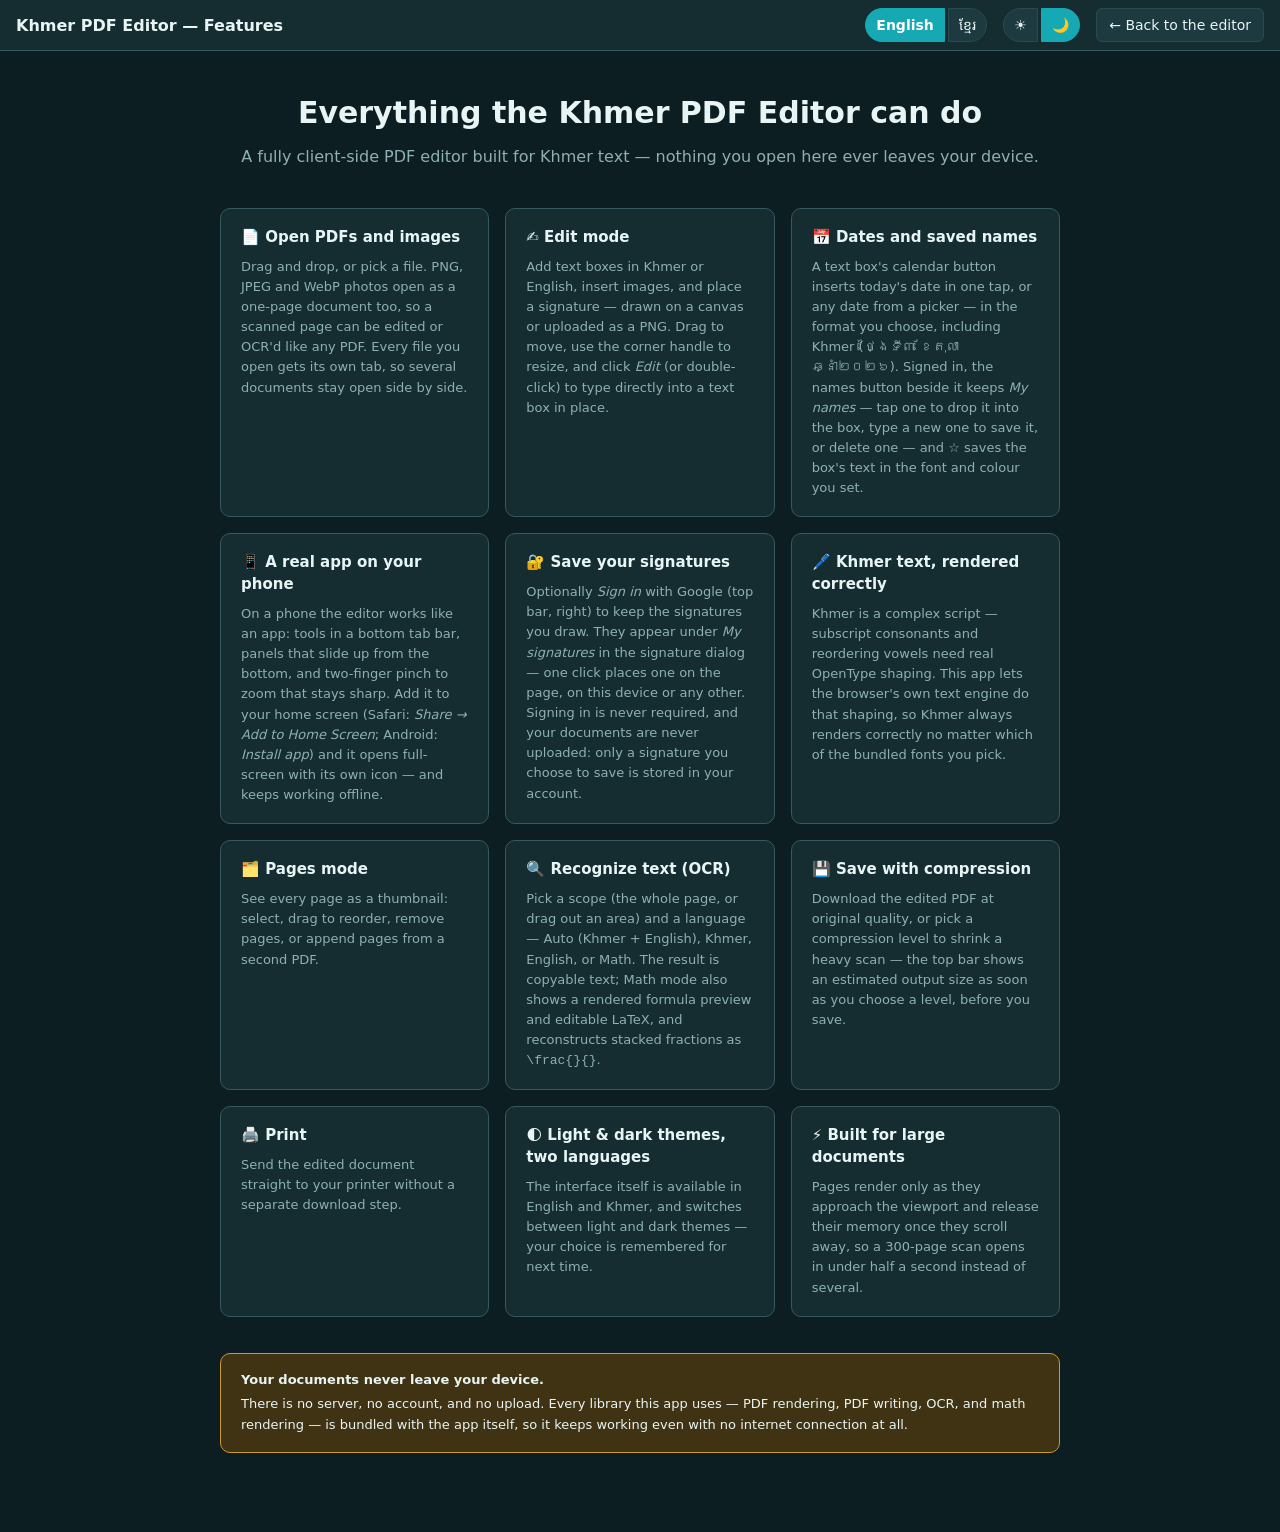
<file: features.html>
<!DOCTYPE html>
<html lang="en" data-theme="dark">
<head>
<meta charset="UTF-8">
<meta name="viewport" content="width=device-width, initial-scale=1.0">
<title>Features — Khmer PDF Editor</title>
<link rel="icon" href="data:,">
<link rel="stylesheet" href="css/style.css">
<style>
  body { display: block; }
  .feat-topbar {
    display: flex; align-items: center; gap: 16px; padding: 8px 16px;
    background: var(--surface); border-bottom: 1px solid var(--border-strong);
    position: sticky; top: 0; z-index: 50;
    /* Same fix as the main editor's #topbar: on a narrow viewport (or this
       modal's narrower iframe) brand + lang toggle + theme toggle + back
       button don't fit one row -- wrapping would look broken with the
       spacer, so this scrolls horizontally instead. */
    flex-wrap: nowrap; overflow-x: auto;
  }
  .feat-topbar .brand, .feat-topbar .feat-back { flex-shrink: 0; }
  .feat-topbar .topbar-spacer { flex: 1; }
  .feat-back {
    font: inherit; color: var(--text); text-decoration: none;
    border: 1px solid var(--border); border-radius: 6px; padding: 6px 12px;
    background: var(--surface-alt);
  }
  .feat-back:hover { background: var(--accent-soft); border-color: var(--accent); }
  .feat-main { max-width: 880px; margin: 0 auto; padding: 40px 20px 80px; }
  .feat-hero { text-align: center; margin-bottom: 40px; }
  .feat-hero h1 { font-size: 30px; margin: 0 0 10px; }
  .feat-hero p { color: var(--text-muted); font-size: 16px; margin: 0; }
  .feat-grid {
    display: grid; grid-template-columns: repeat(auto-fit, minmax(240px, 1fr));
    gap: 16px; margin-bottom: 36px;
  }
  .feat-card {
    background: var(--surface); border: 1px solid var(--border-strong);
    border-radius: 10px; padding: 18px 20px;
  }
  .feat-card h3 { margin: 0 0 8px; font-size: 15px; }
  .feat-card p { margin: 0; color: var(--text-muted); font-size: 13px; line-height: 1.55; }
  .feat-note {
    background: var(--hint-bg); border: 1px solid var(--hint-border);
    border-radius: 10px; padding: 16px 20px; font-size: 13px; line-height: 1.6;
  }
  .feat-note strong { display: block; margin-bottom: 4px; }
  [data-lang-block] { display: none; }
  [data-lang-block].active { display: block; }
</style>
</head>
<body>

<header class="feat-topbar">
  <div class="brand" id="feat-brand">Khmer PDF Editor — Features</div>
  <div class="topbar-spacer"></div>
  <span id="lang-toggle">
    <button id="lang-en" class="tab active">English</button>
    <button id="lang-km" class="tab">ខ្មែរ</button>
  </span>
  <span id="theme-toggle">
    <button id="theme-light" class="tab" title="Light theme">☀</button>
    <button id="theme-dark" class="tab active" title="Dark theme">🌙</button>
  </span>
  <a class="feat-back" id="feat-back" href="index.html">← Back to the editor</a>
</header>

<main class="feat-main">

<div data-lang-block="en" class="active">
  <div class="feat-hero">
    <h1>Everything the Khmer PDF Editor can do</h1>
    <p>A fully client-side PDF editor built for Khmer text — nothing you open here ever leaves your device.</p>
  </div>

  <div class="feat-grid">
    <div class="feat-card">
      <h3>📄 Open PDFs and images</h3>
      <p>Drag and drop, or pick a file. PNG, JPEG and WebP photos open as a one-page document too, so a scanned page can be edited or OCR'd like any PDF. Every file you open gets its own tab, so several documents stay open side by side.</p>
    </div>
    <div class="feat-card">
      <h3>✍️ Edit mode</h3>
      <p>Add text boxes in Khmer or English, insert images, and place a signature — drawn on a canvas or uploaded as a PNG. Drag to move, use the corner handle to resize, and click <em>Edit</em> (or double-click) to type directly into a text box in place.</p>
    </div>
    <div class="feat-card">
      <h3>📅 Dates and saved names</h3>
      <p>A text box's calendar button inserts today's date in one tap, or any date from a picker — in the format you choose, including Khmer (ថ្ងៃទី៣ ខែតុលា ឆ្នាំ២០២៦). Signed in, the names button beside it keeps <em>My names</em> — tap one to drop it into the box, type a new one to save it, or delete one — and ☆ saves the box's text in the font and colour you set.</p>
    </div>
    <div class="feat-card">
      <h3>📱 A real app on your phone</h3>
      <p>On a phone the editor works like an app: tools in a bottom tab bar, panels that slide up from the bottom, and two-finger pinch to zoom that stays sharp. Add it to your home screen (Safari: <em>Share → Add to Home Screen</em>; Android: <em>Install app</em>) and it opens full-screen with its own icon — and keeps working offline.</p>
    </div>
    <div class="feat-card">
      <h3>🔐 Save your signatures</h3>
      <p>Optionally <em>Sign in</em> with Google (top bar, right) to keep the signatures you draw. They appear under <em>My signatures</em> in the signature dialog — one click places one on the page, on this device or any other. Signing in is never required, and your documents are never uploaded: only a signature you choose to save is stored in your account.</p>
    </div>
    <div class="feat-card">
      <h3>🖊️ Khmer text, rendered correctly</h3>
      <p>Khmer is a complex script — subscript consonants and reordering vowels need real OpenType shaping. This app lets the browser's own text engine do that shaping, so Khmer always renders correctly no matter which of the bundled fonts you pick.</p>
    </div>
    <div class="feat-card">
      <h3>🗂️ Pages mode</h3>
      <p>See every page as a thumbnail: select, drag to reorder, remove pages, or append pages from a second PDF.</p>
    </div>
    <div class="feat-card">
      <h3>🔍 Recognize text (OCR)</h3>
      <p>Pick a scope (the whole page, or drag out an area) and a language — Auto (Khmer + English), Khmer, English, or Math. The result is copyable text; Math mode also shows a rendered formula preview and editable LaTeX, and reconstructs stacked fractions as <code>\frac{}{}</code>.</p>
    </div>
    <div class="feat-card">
      <h3>💾 Save with compression</h3>
      <p>Download the edited PDF at original quality, or pick a compression level to shrink a heavy scan — the top bar shows an estimated output size as soon as you choose a level, before you save.</p>
    </div>
    <div class="feat-card">
      <h3>🖨️ Print</h3>
      <p>Send the edited document straight to your printer without a separate download step.</p>
    </div>
    <div class="feat-card">
      <h3>🌓 Light &amp; dark themes, two languages</h3>
      <p>The interface itself is available in English and Khmer, and switches between light and dark themes — your choice is remembered for next time.</p>
    </div>
    <div class="feat-card">
      <h3>⚡ Built for large documents</h3>
      <p>Pages render only as they approach the viewport and release their memory once they scroll away, so a 300-page scan opens in under half a second instead of several.</p>
    </div>
  </div>

  <div class="feat-note">
    <strong>Your documents never leave your device.</strong>
    There is no server, no account, and no upload. Every library this app
    uses — PDF rendering, PDF writing, OCR, and math rendering — is bundled
    with the app itself, so it keeps working even with no internet
    connection at all.
  </div>
</div>

<div data-lang-block="km">
  <div class="feat-hero">
    <h1>អ្វីៗទាំងអស់ដែលកម្មវិធីកែសម្រួល PDF ខ្មែរអាចធ្វើបាន</h1>
    <p>កម្មវិធីកែសម្រួល PDF ដែលដំណើរការទាំងស្រុងនៅលើកុំព្យូទ័ររបស់អ្នក សម្រាប់អត្ថបទខ្មែរ — ឯកសារដែលអ្នកបើកនៅទីនេះមិនចេញពីឧបករណ៍របស់អ្នកឡើយ។</p>
  </div>

  <div class="feat-grid">
    <div class="feat-card">
      <h3>📄 បើកឯកសារ PDF និងរូបភាព</h3>
      <p>អូសទម្លាក់ ឬជ្រើសរើសឯកសារ។ រូបភាព PNG, JPEG និង WebP ក៏អាចបើកជាឯកសារមួយទំព័រផងដែរ ដូច្នេះទំព័រដែលបានស្កេនអាចកែសម្រួល ឬស្គាល់អក្សរបានដូចឯកសារ PDF ធម្មតា។ ឯកសារនីមួយៗដែលអ្នកបើកនឹងទទួលបានផ្ទាំងផ្ទាល់ខ្លួន ដូច្នេះឯកសារជាច្រើនអាចបើករួមគ្នាបាន។</p>
    </div>
    <div class="feat-card">
      <h3>✍️ របៀបកែសម្រួល</h3>
      <p>បន្ថែមប្រអប់អត្ថបទជាភាសាខ្មែរ ឬអង់គ្លេស បញ្ចូលរូបភាព និងដាក់ហត្ថលេខា — គូរនៅលើផ្ទាំង ឬផ្ទុកឡើងជា PNG។ អូសដើម្បីផ្លាស់ទី ប្រើចំណុចជ្រុងដើម្បីប្តូរទំហំ ហើយចុច <em>កែ</em> (ឬចុចពីរដង) ដើម្បីវាយអក្សរផ្ទាល់ក្នុងប្រអប់អត្ថបទ។</p>
    </div>
    <div class="feat-card">
      <h3>📅 កាលបរិច្ឆេទ និងឈ្មោះដែលបានរក្សាទុក</h3>
      <p>ប៊ូតុងប្រតិទិននៃប្រអប់អត្ថបទ បញ្ចូលកាលបរិច្ឆេទថ្ងៃនេះដោយចុចតែម្តង ឬកាលបរិច្ឆេទណាមួយពីផ្ទាំងជ្រើសរើស — តាមទម្រង់ដែលអ្នកជ្រើសរើស រួមទាំងទម្រង់ខ្មែរ (ថ្ងៃទី៣ ខែតុលា ឆ្នាំ២០២៦)។ ពេលចូលគណនី ប៊ូតុងឈ្មោះនៅក្បែរប្រតិទិន រក្សា <em>ឈ្មោះរបស់ខ្ញុំ</em> — ចុចឈ្មោះមួយដើម្បីបញ្ចូលក្នុងប្រអប់ វាយឈ្មោះថ្មីដើម្បីរក្សាទុក ឬលុបចោល — ហើយ ☆ រក្សាទុកអត្ថបទក្នុងប្រអប់ តាមពុម្ពអក្សរ និងពណ៌ដែលអ្នកកំណត់។</p>
    </div>
    <div class="feat-card">
      <h3>📱 កម្មវិធីពិតប្រាកដលើទូរស័ព្ទ</h3>
      <p>នៅលើទូរស័ព្ទ កម្មវិធីនេះដំណើរការដូចកម្មវិធីទូរស័ព្ទ៖ ឧបករណ៍នៅរបារខាងក្រោម ផ្ទាំងរុញឡើងពីខាងក្រោម និងការពង្រីកដោយម្រាមដៃពីរដែលនៅតែច្បាស់។ បន្ថែមវាទៅអេក្រង់ដើម (Safari៖ <em>Share → Add to Home Screen</em>; Android៖ <em>Install app</em>) នោះវានឹងបើកពេញអេក្រង់ជាមួយរូបតំណាងផ្ទាល់ខ្លួន — ហើយនៅតែប្រើបានដោយគ្មានអ៊ីនធឺណិត។</p>
    </div>
    <div class="feat-card">
      <h3>🔐 រក្សាទុកហត្ថលេខារបស់អ្នក</h3>
      <p>អ្នកអាច <em>ចូលគណនី</em> តាម Google (របារខាងលើ ខាងស្តាំ) ដើម្បីរក្សាទុកហត្ថលេខាដែលអ្នកគូរ។ ហត្ថលេខាទាំងនោះនឹងបង្ហាញនៅក្រោម <em>ហត្ថលេខារបស់ខ្ញុំ</em> ក្នុងផ្ទាំងហត្ថលេខា — ចុចម្តងដើម្បីដាក់វាលើទំព័រ ទាំងលើឧបករណ៍នេះ ឬឧបករណ៍ផ្សេងទៀត។ ការចូលគណនីមិនមែនជាការចាំបាច់ទេ ហើយឯកសាររបស់អ្នកមិនត្រូវបានផ្ទុកឡើងឡើយ៖ មានតែហត្ថលេខាដែលអ្នកជ្រើសរើសរក្សាទុកប៉ុណ្ណោះ ដែលត្រូវបានរក្សាទុកក្នុងគណនីរបស់អ្នក។</p>
    </div>
    <div class="feat-card">
      <h3>🖊️ អក្សរខ្មែរបង្ហាញត្រឹមត្រូវ</h3>
      <p>អក្សរខ្មែរជាអក្សរស្មុគស្មាញ — តម្រូវឱ្យមានការតម្រៀបអក្សរជាន់ និងស្រៈផ្លាស់ទីត្រឹមត្រូវ។ កម្មវិធីនេះប្រើប្រាស់ម៉ាស៊ីនបង្ហាញអក្សររបស់កម្មវិធីរុករកបណ្ដាញផ្ទាល់ ដូច្នេះអក្សរខ្មែរតែងតែបង្ហាញត្រឹមត្រូវ មិនថាអ្នកជ្រើសរើសពុម្ពអក្សរណាមួយក្នុងចំណោមពុម្ពអក្សរដែលភ្ជាប់មកជាមួយ។</p>
    </div>
    <div class="feat-card">
      <h3>🗂️ របៀបទំព័រ</h3>
      <p>មើលរាល់ទំព័រជារូបភាពតូច៖ ជ្រើសរើស អូសដើម្បីរៀបលំដាប់ឡើងវិញ លុបទំព័រ ឬបន្ថែមទំព័រពីឯកសារ PDF មួយទៀត។</p>
    </div>
    <div class="feat-card">
      <h3>🔍 ស្គាល់អក្សរ (OCR)</h3>
      <p>ជ្រើសរើសវិសាលភាព (ទាំងមូលទំព័រ ឬអូសជ្រើសរើសតំបន់មួយ) និងភាសា — ស្វ័យប្រវត្តិ (ខ្មែរ + អង់គ្លេស) ខ្មែរ អង់គ្លេស ឬគណិតវិទ្យា។ លទ្ធផលជាអត្ថបទដែលអាចចម្លងបាន៖ របៀបគណិតវិទ្យាក៏បង្ហាញរូបមន្តជារូបភាព និង LaTeX ដែលអាចកែបាន ព្រមទាំងស្ថាបនាប្រភាគជាន់គ្នាឡើងវិញជា <code>\frac{}{}</code>។</p>
    </div>
    <div class="feat-card">
      <h3>💾 រក្សាទុកជាមួយការបង្រួម</h3>
      <p>ទាញយកឯកសារ PDF ដែលបានកែជាគុណភាពដើម ឬជ្រើសរើសកម្រិតបង្រួមដើម្បីបន្ថយទំហំឯកសារស្កេនធំ — របារខាងលើបង្ហាញទំហំលទ្ធផលប៉ាន់ស្មានភ្លាមៗពេលអ្នកជ្រើសរើសកម្រិត មុននឹងរក្សាទុក។</p>
    </div>
    <div class="feat-card">
      <h3>🖨️ បោះពុម្ព</h3>
      <p>ផ្ញើឯកសារដែលបានកែសម្រួលទៅម៉ាស៊ីនបោះពុម្ពរបស់អ្នកដោយផ្ទាល់ ដោយមិនចាំបាច់ទាញយកដាច់ដោយឡែក។</p>
    </div>
    <div class="feat-card">
      <h3>🌓 រចនាបថភ្លឺ/ងងឹត ២ភាសា</h3>
      <p>ចំណុចប្រទាក់ខ្លួនឯងមានទាំងភាសាអង់គ្លេស និងខ្មែរ ហើយប្តូររវាងរចនាបថភ្លឺ និងងងឹតបាន — ជម្រើសរបស់អ្នកនឹងចងចាំសម្រាប់លើកក្រោយ។</p>
    </div>
    <div class="feat-card">
      <h3>⚡ សាងសង់សម្រាប់ឯកសារធំ</h3>
      <p>ទំព័របង្ហាញតែនៅពេលដែលជិតមកដល់ផ្ទាំងអេក្រង់ ហើយបញ្ចេញសតិនៅពេលរំកិលចេញ ដូច្នេះឯកសារស្កេន ៣០០ទំព័របើកក្នុងរយៈពេលតិចជាងកន្លះវិនាទី។</p>
    </div>
  </div>

  <div class="feat-note">
    <strong>ឯកសាររបស់អ្នកមិនចេញពីឧបករណ៍របស់អ្នកឡើយ។</strong>
    មិនមានម៉ាស៊ីនមេ គណនី ឬការផ្ទុកឡើងឡើយ។ បណ្ណាល័យទាំងអស់ដែលកម្មវិធីនេះប្រើប្រាស់ —
    ការបង្ហាញ PDF ការសរសេរ PDF OCR និងការបង្ហាញរូបមន្តគណិតវិទ្យា — ត្រូវបានភ្ជាប់មកជាមួយកម្មវិធីផ្ទាល់
    ដូច្នេះវានៅតែដំណើរការទោះបីគ្មានការតភ្ជាប់អ៊ីនធឺណិតទាំងស្រុងក៏ដោយ។
  </div>
</div>

</main>

<script>
(function () {
  var savedTheme = null;
  try { savedTheme = localStorage.getItem('pdfedit-theme'); } catch (e) {}
  var theme = savedTheme === 'light' ? 'light' : 'dark';
  document.documentElement.dataset.theme = theme;
  document.getElementById('theme-light').classList.toggle('active', theme === 'light');
  document.getElementById('theme-dark').classList.toggle('active', theme === 'dark');
  document.getElementById('theme-light').addEventListener('click', function () { setTheme('light'); });
  document.getElementById('theme-dark').addEventListener('click', function () { setTheme('dark'); });
  function setTheme(t) {
    document.documentElement.dataset.theme = t;
    document.getElementById('theme-light').classList.toggle('active', t === 'light');
    document.getElementById('theme-dark').classList.toggle('active', t === 'dark');
    try { localStorage.setItem('pdfedit-theme', t); } catch (e) {}
  }

  var STR = {
    en: { brand: 'Khmer PDF Editor — Features', back: '← Back to the editor', title: 'Features — Khmer PDF Editor' },
    km: { brand: 'កម្មវិធីកែសម្រួល PDF ខ្មែរ — លក្ខណៈពិសេស', back: '← ត្រឡប់ទៅកម្មវិធីកែសម្រួល', title: 'លក្ខណៈពិសេស — កម្មវិធីកែសម្រួល PDF ខ្មែរ' },
  };

  var savedLang = null;
  try { savedLang = localStorage.getItem('pdfedit-lang'); } catch (e) {}
  var lang = savedLang === 'km' ? 'km' : 'en';
  function setLang(l) {
    lang = l;
    document.documentElement.lang = l;
    document.body.classList.toggle('lang-km', l === 'km');
    document.getElementById('lang-en').classList.toggle('active', l === 'en');
    document.getElementById('lang-km').classList.toggle('active', l === 'km');
    document.querySelectorAll('[data-lang-block]').forEach(function (el) {
      el.classList.toggle('active', el.dataset.langBlock === l);
    });
    document.getElementById('feat-brand').textContent = STR[l].brand;
    document.getElementById('feat-back').textContent = STR[l].back;
    document.title = STR[l].title;
    try { localStorage.setItem('pdfedit-lang', l); } catch (e) {}
  }
  document.getElementById('lang-en').addEventListener('click', function () { setLang('en'); });
  document.getElementById('lang-km').addEventListener('click', function () { setLang('km'); });
  setLang(lang);

  // This page now normally lives inside the editor's Features modal
  // (an iframe), not a separate tab/window -- so "back" means close the
  // modal rather than navigate. The iframe is same-origin, so the parent's
  // DOM is reachable directly. Falls back to a real navigation to
  // index.html if this page is ever opened standalone (e.g. a direct URL).
  document.getElementById('feat-back').addEventListener('click', function (e) {
    if (window.parent === window) return;
    e.preventDefault();
    try {
      var modal = window.parent.document.getElementById('features-modal');
      if (modal) modal.hidden = true;
    } catch (err) {}
  });
})();
</script>

</body>
</html>
</file>
<file: css/style.css>
/* Hides the page while a saved Khmer preference is pending translation
   (see the inline script in index.html's <head>) -- otherwise the
   English defaults baked into the HTML would paint first. Removed by
   applyTranslations() in js/i18n.js once the real text is in place. */
html.lang-pending body { visibility: hidden; }

/* Bundled webfonts. Every Khmer face guarantees correct Khmer shaping;
   Latin faces are paired with a Khmer fallback in FONT_STACKS (state.js)
   so Khmer text still renders no matter which font is chosen. */
@font-face { font-family: 'Angkor'; src: url('../fonts/angkor-khmer-400-normal.woff2') format('woff2'); font-weight: 400; font-display: swap; }
@font-face { font-family: 'Battambang'; src: url('../fonts/battambang-khmer-400-normal.woff2') format('woff2'); font-weight: 400; font-display: swap; }
@font-face { font-family: 'Bayon'; src: url('../fonts/bayon-khmer-400-normal.woff2') format('woff2'); font-weight: 400; font-display: swap; }
@font-face { font-family: 'Bokor'; src: url('../fonts/bokor-khmer-400-normal.woff2') format('woff2'); font-weight: 400; font-display: swap; }
@font-face { font-family: 'Content'; src: url('../fonts/content-khmer-400-normal.woff2') format('woff2'); font-weight: 400; font-display: swap; }
@font-face { font-family: 'Hanuman'; src: url('../fonts/hanuman-khmer-400-normal.woff2') format('woff2'); font-weight: 400; font-display: swap; }
@font-face { font-family: 'Inter'; src: url('../fonts/inter-latin-400-normal.woff2') format('woff2'); font-weight: 400; font-display: swap; }
@font-face { font-family: 'Kantumruy Pro'; src: url('../fonts/kantumruy-pro-khmer-400-normal.woff2') format('woff2'); font-weight: 400; font-display: swap; }
@font-face { font-family: 'Koulen'; src: url('../fonts/koulen-khmer-400-normal.woff2') format('woff2'); font-weight: 400; font-display: swap; }
@font-face { font-family: 'Lato'; src: url('../fonts/lato-latin-400-normal.woff2') format('woff2'); font-weight: 400; font-display: swap; }
@font-face { font-family: 'Merriweather'; src: url('../fonts/merriweather-latin-400-normal.woff2') format('woff2'); font-weight: 400; font-display: swap; }
@font-face { font-family: 'Montserrat'; src: url('../fonts/montserrat-latin-400-normal.woff2') format('woff2'); font-weight: 400; font-display: swap; }
@font-face { font-family: 'Moul'; src: url('../fonts/moul-khmer-400-normal.woff2') format('woff2'); font-weight: 400; font-display: swap; }
@font-face { font-family: 'Nokora'; src: url('../fonts/nokora-khmer-400-normal.woff2') format('woff2'); font-weight: 400; font-display: swap; }
@font-face { font-family: 'Noto Sans Khmer'; src: url('../fonts/noto-sans-khmer-khmer-400-normal.woff2') format('woff2'); font-weight: 400; font-display: swap; }
@font-face { font-family: 'Noto Serif Khmer'; src: url('../fonts/noto-serif-khmer-khmer-400-normal.woff2') format('woff2'); font-weight: 400; font-display: swap; }
@font-face { font-family: 'Nunito'; src: url('../fonts/nunito-latin-400-normal.woff2') format('woff2'); font-weight: 400; font-display: swap; }
@font-face { font-family: 'Open Sans'; src: url('../fonts/open-sans-latin-400-normal.woff2') format('woff2'); font-weight: 400; font-display: swap; }
@font-face { font-family: 'Oswald'; src: url('../fonts/oswald-latin-400-normal.woff2') format('woff2'); font-weight: 400; font-display: swap; }
@font-face { font-family: 'Playfair Display'; src: url('../fonts/playfair-display-latin-400-normal.woff2') format('woff2'); font-weight: 400; font-display: swap; }
@font-face { font-family: 'Poppins'; src: url('../fonts/poppins-latin-400-normal.woff2') format('woff2'); font-weight: 400; font-display: swap; }
@font-face { font-family: 'Preahvihear'; src: url('../fonts/preahvihear-khmer-400-normal.woff2') format('woff2'); font-weight: 400; font-display: swap; }
@font-face { font-family: 'Raleway'; src: url('../fonts/raleway-latin-400-normal.woff2') format('woff2'); font-weight: 400; font-display: swap; }
@font-face { font-family: 'Roboto'; src: url('../fonts/roboto-latin-400-normal.woff2') format('woff2'); font-weight: 400; font-display: swap; }
@font-face { font-family: 'Roboto Mono'; src: url('../fonts/roboto-mono-latin-400-normal.woff2') format('woff2'); font-weight: 400; font-display: swap; }
@font-face { font-family: 'Siemreap'; src: url('../fonts/siemreap-khmer-400-normal.woff2') format('woff2'); font-weight: 400; font-display: swap; }
@font-face { font-family: 'Source Sans 3'; src: url('../fonts/source-sans-3-latin-400-normal.woff2') format('woff2'); font-weight: 400; font-display: swap; }
@font-face { font-family: 'Suwannaphum'; src: url('../fonts/suwannaphum-khmer-400-normal.woff2') format('woff2'); font-weight: 400; font-display: swap; }
@font-face { font-family: 'Taprom'; src: url('../fonts/taprom-khmer-400-normal.woff2') format('woff2'); font-weight: 400; font-display: swap; }
@font-face { font-family: 'Noto Sans Khmer'; src: url('../fonts/noto-sans-khmer-khmer-700-normal.woff2') format('woff2'); font-weight: 700; font-display: swap; }

/* Teal/coral theme -- a bright cyan-teal accent for primary actions, a warm
   coral for destructive ones, both themes sharing the same underlying hue
   (light is a tinted-white take on the dark theme's deep teal, rather than
   two unrelated palettes) so switching themes feels like the same product. */
:root {
  --bg: #eef5f5;
  --surface: #ffffff;
  --surface-alt: #e6f2f2;
  --border: #cfe3e3;
  --border-strong: #b9d8d8;
  --text: #10282b;
  --text-muted: #5b7d80;
  --accent: #0e93a1;
  --accent-hover: #0b7883;
  --accent-fg: #ffffff;
  --accent-soft: #e0f7f8;
  --danger: #e2653a;
  --hint-bg: #fff2d1;
  --hint-border: #d9a441;
  --armed-bg: #ffe7a8;
  --armed-border: #d9a441;
  --shadow: rgba(15, 40, 45, 0.18);
  --shadow-soft: rgba(15, 40, 45, 0.10);
  --overlay: rgba(10, 30, 33, 0.45);
  --busy-overlay: rgba(255, 255, 255, 0.75);
  --label-badge-bg: rgba(255, 255, 255, 0.85);
}
[data-theme='dark'] {
  --bg: #0c1e21;
  --surface: #152d31;
  --surface-alt: #1c3a3f;
  --border: #2a4a4f;
  --border-strong: #35595f;
  --text: #e8f5f4;
  --text-muted: #8fb0b3;
  --accent: #16a8b3;
  --accent-hover: #0e8791;
  --accent-fg: #ffffff;
  --accent-soft: #123d42;
  --danger: #f2794d;
  --hint-bg: #3f3313;
  --hint-border: #c99a2e;
  --armed-bg: #4a3b16;
  --armed-border: #c99a2e;
  --shadow: rgba(2, 14, 16, 0.6);
  --shadow-soft: rgba(2, 14, 16, 0.4);
  --overlay: rgba(2, 14, 16, 0.75);
  --busy-overlay: rgba(12, 30, 33, 0.85);
  --label-badge-bg: rgba(21, 45, 49, 0.85);
}

* { box-sizing: border-box; }
[hidden] { display: none !important; }
html, body { margin: 0; height: 100%; }
body {
  font: 14px/1.45 system-ui, -apple-system, 'Segoe UI', sans-serif;
  background: var(--bg);
  color: var(--text);
  display: flex;
  flex-direction: column;
}
body.lang-km { font-family: 'Noto Sans Khmer', system-ui, -apple-system, 'Segoe UI', sans-serif; }
/* Native checkboxes/radios (OCR language picker, shape-fill toggle, etc.)
   otherwise render in the browser's default blue regardless of theme. */
input[type=checkbox], input[type=radio] { accent-color: var(--accent); }
/* This button's own label is always "ខ្មែរ" regardless of the active UI
   language (a language switcher conventionally names each option in its
   own script), so it needs the Khmer font even when body.lang-km isn't
   applied -- otherwise it renders as tofu on systems with no Khmer font
   of their own. */
#lang-km { font-family: 'Noto Sans Khmer', system-ui, sans-serif; }

#topbar {
  display: flex;
  align-items: center;
  gap: 10px;
  padding: 8px 16px;
  background: var(--surface);
  border-bottom: 1px solid var(--border-strong);
  position: sticky;
  top: 0;
  z-index: 50;
  /* A single row, left to right, with Save/Print pinned to the right via
     .topbar-spacer -- wrapping would break that (the wrapped line starts
     over at the left, ignoring the spacer), so overflow scrolls instead. */
  flex-wrap: nowrap;
  overflow-x: auto;
}
.topbar-spacer { flex: 1; min-width: 16px; }
.topbar-tools { display: flex; align-items: center; gap: 8px; flex-shrink: 0; }
.topbar-view { display: flex; align-items: center; gap: 6px; flex-shrink: 0; }
.topbar-actions { display: flex; align-items: center; gap: 6px; flex-shrink: 0; }
#account { display: flex; align-items: center; flex-shrink: 0; }
#account[hidden], #account [hidden] { display: none; }
.account-btn { display: inline-flex; align-items: center; gap: 6px; padding: 3px 10px 3px 3px; border-radius: 999px; }
.account-avatar {
  width: 26px; height: 26px; border-radius: 50%;
  display: inline-flex; align-items: center; justify-content: center;
  overflow: hidden; flex-shrink: 0;
  background: var(--accent); color: var(--accent-fg);
  font-size: 13px; font-weight: 700;
}
.account-avatar img { width: 100%; height: 100%; object-fit: cover; display: block; }
#account-name { max-width: 9em; overflow: hidden; text-overflow: ellipsis; white-space: nowrap; }
#account-menu {
  position: fixed; z-index: 120;
  min-width: 200px; max-width: min(320px, 92vw);
  padding: 12px; border-radius: 12px;
  background: var(--surface); color: var(--text);
  border: 1px solid var(--border);
  box-shadow: 0 10px 30px var(--shadow);
}
#account-menu-name { font-weight: 600; overflow-wrap: anywhere; }
#account-menu-email { color: var(--text-muted); font-size: 13px; margin-bottom: 10px; overflow-wrap: anywhere; }
#btn-sign-out { width: 100%; }
.brand, #lang-toggle, #theme-toggle, #mode-tabs { flex-shrink: 0; }
.brand { font-weight: 700; font-size: 16px; }

#mode-tabs .tab, #lang-toggle .tab, #theme-toggle .tab, #sig-styles .tab, #draw-shape-kinds .tab {
  border: 1px solid var(--border);
  background: var(--surface-alt);
  color: var(--text);
  padding: 6px 10px;
  cursor: pointer;
}
/* Full pill ends, matching the theme's rounder buttons/badges -- the whole
   segmented group reads as one pill-shaped control rather than a row of
   square tabs with only faintly rounded outer corners. */
#mode-tabs .tab:first-child, #lang-toggle .tab:first-child, #theme-toggle .tab:first-child, #sig-styles .tab:first-child { border-radius: 999px 0 0 999px; }
#mode-tabs .tab:last-child, #lang-toggle .tab:last-child, #theme-toggle .tab:last-child, #sig-styles .tab:last-child { border-radius: 0 999px 999px 0; margin-left: -1px; }
#mode-tabs .tab.active, #lang-toggle .tab.active, #theme-toggle .tab.active, #sig-styles .tab.active, #draw-shape-kinds .tab.active { background: var(--accent); color: var(--accent-fg); border-color: var(--accent); font-weight: 600; }
#sig-styles { display: flex; flex-wrap: wrap; }
#sig-styles .tab { border-radius: 0; }
#sig-styles .tab:not(:first-child) { margin-left: -1px; }
#sig-styles .tab:first-child { border-radius: 999px 0 0 999px; }
#sig-styles .tab:last-child { border-radius: 0 999px 999px 0; }
/* Wraps to a 2x2 grid at the sidebar's width, so each button just gets a
   uniform radius rather than the single-row first/last-child scheme above
   (which would round only the outer two corners of the whole 2x2 block). */
#draw-shape-kinds { display: flex; flex-wrap: wrap; gap: 1px; margin: 4px 0; }
#draw-shape-kinds .tab { border-radius: 8px; flex: 1 0 calc(50% - 1px); text-align: center; margin-left: 0; }

/* The 6 tool buttons as a 2-column grid instead of stacked full-width --
   keeps the section compact and groups the 4 freehand tools visually
   apart from Shapes/Eraser (which end up alone on their own row). */
#draw-tool-grid { display: grid; grid-template-columns: 1fr 1fr; gap: 6px; }
#draw-tool-grid button { width: 100%; }

#draw-settings { display: flex; flex-direction: column; gap: 8px; margin-top: 4px; padding-top: 8px; border-top: 1px solid var(--border); }
#draw-settings label:not(#draw-fill-row) { display: flex; align-items: center; justify-content: space-between; gap: 8px; font-size: 13px; }
#draw-settings select { font: inherit; padding: 4px 6px; border: 1px solid var(--border); border-radius: 8px; background: var(--surface); color: var(--text); }
#draw-settings input[type=range] { flex: 1; }
#draw-fill-row { display: flex; align-items: center; gap: 6px; font-size: 13px; }
#draw-color-swatches { display: flex; gap: 6px; flex-wrap: wrap; }
.color-swatch {
  width: 24px;
  height: 24px;
  padding: 0;
  border-radius: 50%;
  border: 2px solid var(--border);
  cursor: pointer;
}
.color-swatch.active { border-color: var(--accent); box-shadow: 0 0 0 2px var(--accent-soft); }


#view-mode { font: inherit; padding: 6px 8px; border: 1px solid var(--border); border-radius: 8px; background: var(--surface); color: var(--text); }
.zoom-group { display: flex; align-items: center; }
.zoom-group button { padding: 6px 10px; }
.zoom-group button:first-child { border-radius: 6px 0 0 6px; }
.zoom-group button:last-child { border-radius: 0 6px 6px 0; }
.zoom-group button:not(:first-child) { border-left: none; margin-left: 0; }
#zoom-level { min-width: 52px; }
#page-nav { display: flex; align-items: center; gap: 6px; }
#page-indicator { font-variant-numeric: tabular-nums; color: var(--text-muted); min-width: 64px; text-align: center; }

.compress-field { font: inherit; padding: 6px 8px; border: 1px solid var(--border); border-radius: 8px; background: var(--surface); color: var(--text); }
.compress-estimate { font-size: 12px; color: var(--text-muted); font-variant-numeric: tabular-nums; }
.topbar-compress { display: flex; align-items: center; gap: 8px; }
button {
  font: inherit;
  padding: 6px 12px;
  border: 1px solid var(--border);
  border-radius: 10px;
  background: var(--surface);
  color: var(--text);
  cursor: pointer;
}
button:hover:not(:disabled) { background: var(--surface-alt); }
button:disabled { opacity: 0.5; cursor: default; }
button.primary { background: var(--accent); border-color: var(--accent); color: var(--accent-fg); }
button.primary:hover:not(:disabled) { background: var(--accent-hover); }
button.tool-armed { background: var(--armed-bg); border-color: var(--armed-border); }

/* Blocks native pinch/double-tap zoom over the document area specifically
   (normal one-finger scrolling in both directions still works) -- the app
   already has its own zoom (the +/- controls), which re-renders each page
   at the new zoom x devicePixelRatio for a crisp result, unlike native
   browser zoom, which just stretches whatever bitmap is already on screen
   and looks progressively blurrier the further in it goes. */
#main { flex: 1; overflow: auto; touch-action: pan-x pan-y; }

#dropzone {
  height: 100%;
  min-height: 400px;
  display: flex;
  align-items: center;
  justify-content: center;
}
#dropzone.dragover .dz-inner { border-color: var(--accent); background: var(--accent-soft); }
.dz-inner {
  border: 2px dashed var(--text-muted);
  border-radius: 18px;
  padding: 60px 80px;
  text-align: center;
  background: var(--surface);
}
.dz-title { font-size: 20px; font-weight: 600; margin: 0 0 8px; }
.dz-sub { color: var(--text-muted); margin: 0 0 12px; }

#hint-bar {
  position: sticky;
  top: 0;
  z-index: 40;
  background: var(--hint-bg);
  border-bottom: 1px solid var(--hint-border);
  padding: 6px 16px;
  text-align: center;
}

/* ---------- Edit view ---------- */
#edit-view { padding: 24px 0 80px; }
.page-wrap {
  position: relative;
  margin: 0 auto 24px;
  /* Always white, regardless of theme: this represents the actual page
     background of the document being edited, not app chrome. */
  background: #fff;
  box-shadow: 0 4px 18px var(--shadow);
}
/* Sized to the spread itself (max-content) rather than wrapping, so past
   roughly 100% zoom -- including the 200% default -- the two pages stay side
   by side and #main scrolls sideways across them, instead of the spread
   falling onto separate rows and turning into continuous view. min-width
   keeps it centred when it does fit; centring via the container's own width
   rather than justify-content alone is what keeps the left page reachable
   once the spread is wider than the window. */
#edit-view.view-double {
  display: flex;
  justify-content: center;
  align-items: flex-start;
  gap: 24px;
  width: max-content;
  min-width: 100%;
}
#edit-view.view-double .page-wrap { margin: 0; }
/* Grid: every page, two per row. Each page is half the pane wide (see
   baseWidth in editor.js), so at the default zoom the grid fits the screen;
   zoomed past that it's sized to its content and #main scrolls sideways,
   like the spread above. */
#edit-view.view-grid {
  display: grid;
  grid-template-columns: repeat(2, max-content);
  justify-content: center;
  align-items: start;
  gap: 24px;
  width: max-content;
  min-width: 100%;
}
#edit-view.view-grid .page-wrap { margin: 0; }
.page-wrap canvas.page-canvas { display: block; }
.page-wrap.placing { cursor: crosshair; touch-action: none; }
.page-num {
  position: absolute;
  top: 4px;
  left: -44px;
  color: var(--text-muted);
  font-size: 12px;
  /* Purely a label. In double-page mode and on narrow/mobile screens (below)
     it's repositioned inside the page, directly over the canvas -- without
     this it silently swallows the pointerdown that starts text/image/
     signature placement, highlight drawing, and OCR area-select, since
     onPagePointerDown only accepts the page-wrap or canvas as its target. */
  pointer-events: none;
}
/* The left-margin position above assumes a single centered column; in
   double-page mode the left page has little to no left margin to sit in,
   which clips the label off-screen. Anchor it inside the page instead. */
#edit-view.view-double .page-num,
#edit-view.view-grid .page-num {
  left: 6px;
  background: var(--label-badge-bg);
  padding: 1px 6px;
  border-radius: 4px;
}

/* Overlay items */
.item {
  position: absolute;
  cursor: move;
  border: 1px dashed transparent;
  touch-action: none;
}
.item:hover, .item.selected { border-color: var(--accent); }
.item .item-del {
  position: absolute;
  top: -12px;
  right: -12px;
  width: 22px;
  height: 22px;
  line-height: 19px;
  padding: 0;
  border-radius: 50%;
  background: var(--danger);
  color: #fff;
  border: none;
  font-size: 14px;
  display: none;
}
.item .item-resize {
  position: absolute;
  right: -7px;
  bottom: -7px;
  width: 14px;
  height: 14px;
  background: var(--accent);
  border-radius: 50%;
  cursor: nwse-resize;
  display: none;
}
.item.selected .item-del, .item.selected .item-resize { display: block; }
.item img, .item svg, .item canvas { width: 100%; height: 100%; display: block; pointer-events: none; }
.item.item-highlight .highlight-fill {
  position: absolute;
  inset: 0;
  /* mix-blend-mode alone made the highlight look fully opaque on some
     mobile browsers, where blending over the page canvas doesn't reliably
     apply. Explicit opacity (matching the exported PDF's 0.45) gives plain
     alpha-compositing translucency everywhere, with multiply layered on
     top for browsers that do support it. */
  opacity: 0.45;
  mix-blend-mode: multiply;
  border-radius: 2px;
  pointer-events: none;
}
.item .text-content {
  font-family: 'Noto Sans Khmer', 'Khmer OS', system-ui, sans-serif;
  white-space: pre;
  outline: none;
  min-width: 20px;
  min-height: 1em;
  line-height: 1.6;
  user-select: text;
}
.item-toolbar {
  position: absolute;
  top: -38px;
  left: 0;
  display: none;
  gap: 4px;
  background: var(--surface);
  border: 1px solid var(--border);
  border-radius: 10px;
  padding: 3px 6px;
  align-items: center;
  white-space: nowrap;
  box-shadow: 0 4px 14px var(--shadow-soft);
}
.item.selected .item-toolbar { display: flex; }
.item-toolbar input[type=number] { width: 54px; font: inherit; padding: 2px 4px; }
.item-toolbar select { font: inherit; font-size: 12px; padding: 2px 4px; border: 1px solid var(--border); border-radius: 4px; background: var(--surface); color: var(--text); }
.item-toolbar input[type=color] { width: 28px; height: 24px; padding: 0; border: 1px solid var(--border); }
.item-toolbar input[type=range] { width: 70px; }
.item-fill-label { display: inline-flex; align-items: center; gap: 3px; font-size: 12px; cursor: pointer; }

/* Transient rectangle shown while dragging out an OCR area selection --
   not a saved item, just visual feedback during the drag. */
.ocr-select-box {
  position: absolute;
  border: 2px dashed var(--accent);
  /* Translucent, not the opaque --accent-soft, since this sits directly
     over the page (always white -- see .page-wrap) and needs to still show
     the content underneath while the selection is being dragged out. */
  background: rgba(20, 168, 179, 0.15);
  pointer-events: none;
  z-index: 5;
}

/* ---------- Pages view ---------- */
#pages-view {
  display: flex;
  flex-wrap: wrap;
  gap: 16px;
  padding: 24px;
  align-content: flex-start;
}
.thumb {
  position: relative;
  /* Always white, same reasoning as .page-wrap above. */
  background: #fff;
  border: 2px solid var(--border-strong);
  border-radius: 10px;
  padding: 6px 6px 24px;
  cursor: grab;
  user-select: none;
  touch-action: none;
}
.thumb.selected { border-color: var(--accent); background: var(--accent-soft); }
.thumb.drag-over { outline: 3px solid var(--accent); }
.thumb.dragging { opacity: 0.5; }
.thumb canvas { display: block; pointer-events: none; }
.thumb .thumb-label {
  position: absolute;
  bottom: 3px;
  left: 0;
  right: 0;
  text-align: center;
  font-size: 12px;
  color: var(--text-muted);
}
.thumb .thumb-check {
  position: absolute;
  top: 8px;
  left: 8px;
  width: 18px;
  height: 18px;
}

/* ---------- Modals ---------- */
.modal {
  position: fixed;
  inset: 0;
  background: var(--overlay);
  display: flex;
  /* Deliberately no align-items:center here: centering a flex item that way
     clips it at the top once it's taller than the container, with no way
     to scroll to the clipped part -- exactly the "cropped on a short
     viewport" bug this is fixing. margin:auto on .modal-box centers it the
     same way when it fits, but degrades to plain top-aligned + scrollable
     when it doesn't, so nothing is ever unreachable. */
  justify-content: center;
  z-index: 100;
  padding: 16px;
  overflow-y: auto;
}
.modal-box {
  background: var(--surface);
  color: var(--text);
  border-radius: 16px;
  padding: 16px;
  max-width: min(640px, 92vw);
  width: 560px;
  margin: auto 0; /* keeps it centered when it fits, scrolled-to-top when it doesn't */
  box-shadow: 0 12px 40px var(--shadow);
}
.modal-head {
  display: flex;
  justify-content: space-between;
  align-items: center;
  font-weight: 600;
  margin: -16px -16px 10px;
  padding: 16px 16px 10px;
  position: sticky;
  top: -16px;
  background: var(--surface);
  border-radius: 16px 16px 0 0;
  z-index: 1;
}
.modal-close { border: none; background: none; color: var(--text); font-size: 22px; padding: 0 4px; }
#sig-toolbar { display: flex; align-items: center; flex-wrap: wrap; justify-content: space-between; gap: 8px; margin-bottom: 10px; }
#sig-color-group { display: flex; align-items: center; gap: 8px; flex-wrap: wrap; }
#sig-color-swatches { display: flex; gap: 4px; }
/* Undo/redo icon buttons -- plain Unicode arrow glyphs (↶ ↷) render
   inconsistently across platforms/fonts, some barely legible; an inline SVG
   (currentColor stroke, so it follows the button's own text/disabled color)
   looks the same everywhere and matches the weight of the app's other UI. */
.icon-btn { display: inline-flex; align-items: center; justify-content: center; }
.icon-btn svg { display: block; }
.icon-flip { transform: scaleX(-1); }
#sig-canvas {
  width: 100%;
  border: 1px solid var(--border);
  border-radius: 8px;
  touch-action: none;
  background: #fff;
}
.modal-actions { display: flex; gap: 8px; justify-content: flex-end; flex-wrap: wrap; margin-top: 12px; }

/* Saved signatures: a row of tiles above the pad -- click one to use it,
   × to delete it. Tiles are always white like the pad itself, since a
   signature is dark ink meant for a white page, whatever the app theme. */
#sig-saved { margin-bottom: 10px; }
/* Wide enough for all four actions on one row once signed in (Save adds one). */
#sig-modal .modal-box { width: 640px; }
#sig-saved[hidden], #sig-saved [hidden] { display: none; }
#sig-saved-head { font-size: 13px; font-weight: 600; color: var(--text-muted); margin-bottom: 6px; }
#sig-saved-signin { display: flex; align-items: center; justify-content: space-between; gap: 10px; flex-wrap: wrap; font-size: 14px; }
#sig-saved-list { display: flex; gap: 8px; overflow-x: auto; padding-bottom: 2px; }
#sig-saved-status { font-size: 13px; color: var(--text-muted); }
.sig-saved-item { position: relative; flex-shrink: 0; }
.sig-saved-use {
  width: 132px; height: 60px; padding: 4px;
  background: #fff; border: 1px solid var(--border); border-radius: 8px;
  display: flex; align-items: center; justify-content: center;
}
.sig-saved-use:hover:not(:disabled) { background: #fff; border-color: var(--accent); }
.sig-saved-use img { max-width: 100%; max-height: 100%; object-fit: contain; display: block; }
.sig-saved-delete {
  position: absolute; top: -6px; right: -6px;
  width: 20px; height: 20px; padding: 0; border-radius: 50%;
  font-size: 14px; line-height: 1;
  display: flex; align-items: center; justify-content: center;
  background: var(--surface); border: 1px solid var(--border);
}
.sig-saved-delete:hover:not(:disabled) { background: var(--danger); border-color: var(--danger); color: #fff; }

/* Features modal: wider than the default modal-box, and the iframe fills
   it edge-to-edge -- so this overrides the box's own padding rather than
   reusing it, since .modal-head's negative-margin trick assumes exactly
   the default 16px padding it's compensating for. */
#features-modal .modal-box { max-width: min(1000px, 96vw); width: 1000px; padding: 0; }
#features-modal .modal-head { margin: 0; top: 0; padding: 12px 16px; }

/* ---------- Save modal ---------- */
.save-field { display: flex; flex-direction: column; gap: 6px; margin-bottom: 14px; font-size: 13px; }
.save-field input[type=text] { font: inherit; padding: 8px 10px; border: 1px solid var(--border); border-radius: 8px; background: var(--surface); color: var(--text); }
#save-modal .menu-label { font-size: 11px; text-transform: uppercase; letter-spacing: 0.04em; color: var(--text-muted); }
#save-modal .menu-note { font-size: 11px; color: var(--text-muted); line-height: 1.4; margin: 0 0 12px; }
#features-frame { display: block; width: 100%; height: 80vh; border: 0; }
#ocr-output {
  width: 100%;
  height: 260px;
  font: 15px/1.8 'Noto Sans Khmer', 'Khmer OS', system-ui, sans-serif;
  padding: 8px;
  border: 1px solid var(--border);
  border-radius: 8px;
  resize: vertical;
  background: var(--surface);
  color: var(--text);
}
#ocr-progress { margin-bottom: 10px; background: var(--surface-alt); border-radius: 8px; position: relative; height: 22px; overflow: hidden; }
#ocr-progress-bar { position: absolute; inset: 0 100% 0 0; background: var(--accent); opacity: 0.55; transition: inset 0.2s; }
#ocr-progress-label { position: relative; display: block; text-align: center; font-size: 12px; line-height: 22px; }

#busy {
  position: fixed;
  inset: 0;
  background: var(--busy-overlay);
  display: flex;
  flex-direction: column;
  gap: 12px;
  align-items: center;
  justify-content: center;
  z-index: 200;
}
.spinner {
  width: 36px;
  height: 36px;
  border: 4px solid var(--border);
  border-top-color: var(--accent);
  border-radius: 50%;
  animation: spin 0.8s linear infinite;
}
@keyframes spin { to { transform: rotate(360deg); } }

/* ---------- Narrow screens ---------- */
@media (max-width: 640px) {
  #topbar { padding: 8px 12px; gap: 6px; }
  .topbar-spacer { flex: 0 0 8px; }


  /* Same off-screen clipping bug the double-page label had: on a phone the
     page fills nearly the full width, leaving no left margin for the
     label. Anchor it inside the page instead, in every view mode. */
  .page-num {
    left: 6px;
    background: var(--label-badge-bg);
    padding: 1px 6px;
    border-radius: 4px;
  }

  /* Slightly larger touch targets for the small per-item controls. */
  .item .item-del { width: 28px; height: 28px; line-height: 25px; top: -14px; right: -14px; font-size: 16px; }
  .item .item-resize { width: 22px; height: 22px; right: -11px; bottom: -11px; }
  .item-toolbar input[type=color] { width: 36px; height: 32px; }
  .item-toolbar input[type=number] { width: 60px; padding: 5px 4px; }

  .dz-inner { padding: 32px 20px; }
  .dz-title { font-size: 18px; }
}

/* ---------- Recognize (OCR) dropdown menu ---------- */
#btn-recognize .caret { opacity: 0.6; font-size: 11px; }
#ocr-menu {
  position: fixed;
  z-index: 90;
  min-width: 230px;
  max-width: min(300px, calc(100vw - 16px));
  background: var(--surface);
  color: var(--text);
  border: 1px solid var(--border);
  border-radius: 12px;
  padding: 6px;
  box-shadow: 0 6px 20px var(--shadow);
}
#ocr-menu .menu-label {
  font-size: 11px;
  text-transform: uppercase;
  letter-spacing: 0.04em;
  color: var(--text-muted);
  padding: 6px 8px 4px;
}
#ocr-menu .menu-item {
  display: block;
  width: 100%;
  text-align: left;
  border: none;
  background: none;
  border-radius: 8px;
  padding: 8px;
}
#ocr-menu .menu-item:hover { background: var(--surface-alt); }
#ocr-menu .menu-sep { height: 1px; background: var(--border); margin: 6px 4px; }
#ocr-menu .menu-radio {
  display: flex;
  align-items: center;
  gap: 8px;
  padding: 7px 8px;
  border-radius: 8px;
  cursor: pointer;
}
#ocr-menu .menu-radio:hover { background: var(--surface-alt); }
#ocr-menu .menu-radio input { margin: 0; flex-shrink: 0; }
#ocr-menu .menu-note {
  font-size: 11px;
  color: var(--text-muted);
  padding: 6px 8px 2px;
  line-height: 1.4;
}

/* ---------- OCR result views (plain text / LaTeX / rendered math) ---------- */
#ocr-views { display: flex; gap: 4px; margin-bottom: 8px; }
.ocr-view-tab {
  font-size: 12px;
  padding: 4px 10px;
  border-radius: 999px;
  background: var(--surface-alt);
}
.ocr-view-tab.active { background: var(--accent); border-color: var(--accent); color: var(--accent-fg); }
#ocr-rendered {
  min-height: 120px;
  max-height: 260px;
  overflow: auto;
  padding: 12px;
  border: 1px solid var(--border);
  border-radius: 8px;
  background: var(--surface);
}
#ocr-rendered .math-line { padding: 6px 2px; }
#ocr-rendered .math-line + .math-line { border-top: 1px dashed var(--border); }
/* KaTeX ships its own colours; inherit the app's text colour instead so
   formulas stay legible in dark mode. */
#ocr-rendered .katex { color: var(--text); font-size: 1.15em; }
#ocr-rendered .math-raw { color: var(--text-muted); font-size: 12px; font-style: italic; }

/* ---------- Document tabs ---------- */
#doc-tabs {
  display: flex;
  gap: 4px;
  padding: 6px 12px 0;
  background: var(--surface);
  border-bottom: 1px solid var(--border-strong);
  overflow-x: auto;
}
.doc-tab {
  display: flex;
  align-items: center;
  gap: 8px;
  flex-shrink: 0;
  max-width: 220px;
  padding: 7px 10px;
  border: 1px solid var(--border);
  border-bottom: none;
  border-radius: 12px 12px 0 0;
  background: var(--surface-alt);
  color: var(--text);
  cursor: pointer;
  font: inherit;
}
.doc-tab .doc-name {
  overflow: hidden;
  text-overflow: ellipsis;
  white-space: nowrap;
}
.doc-tab.active { background: var(--accent); border-color: var(--accent); color: var(--accent-fg); font-weight: 600; }
.doc-tab .doc-close {
  border: none;
  background: none;
  color: inherit;
  opacity: 0.65;
  padding: 0 2px;
  font-size: 15px;
  line-height: 1;
  border-radius: 4px;
}
.doc-tab .doc-close:hover { opacity: 1; background: rgba(127,127,127,0.28); }

/* ---------- Left sidebar ---------- */
#workspace { flex: 1; display: flex; min-height: 0; }
/* Doc tabs live above the document only, not the sidebar, so the sidebar's
   top edge sits flush against the top bar instead of being pushed down by
   the tab strip. */
/* min-width: 0 so a page wider than the window (any zoom past roughly fit,
   including the 200% default) scrolls inside #main -- without it this column
   keeps flex's default min-width: auto, stretches to the page's width, and
   the whole document scrolls sideways instead, panning the sidebar and top
   bar off-screen with it. */
#content-col { flex: 1; display: flex; flex-direction: column; min-height: 0; min-width: 0; }
#sidebar {
  flex: 0 0 234px;
  display: flex;
  flex-direction: column;
  overflow-y: auto;
  padding: 10px;
  background: var(--surface);
  border-right: 1px solid var(--border-strong);
}
.side-sec + .side-sec { margin-top: 6px; }
.side-head {
  display: flex;
  align-items: center;
  justify-content: space-between;
  width: 100%;
  text-align: left;
  font-weight: 600;
  font-size: 12px;
  text-transform: uppercase;
  letter-spacing: 0.04em;
  color: var(--text-muted);
  background: none;
  border: none;
  padding: 8px 6px;
  border-radius: 8px;
}
.side-head:hover:not(:disabled) { background: var(--surface-alt); }
/* Chevron shows collapsed state; rotates when the section is open. */
.side-head::after {
  content: '▸';
  font-size: 11px;
  transition: transform 0.15s;
}
.side-head[aria-expanded="true"]::after { transform: rotate(90deg); }
.side-body { display: flex; flex-direction: column; gap: 6px; padding: 2px 2px 8px; }
.side-body > button { width: 100%; text-align: left; }
.side-body .zoom-group { display: flex; }
.side-body .zoom-group button { flex: 1; text-align: center; }
.side-body #page-nav { display: flex; align-items: center; gap: 6px; }
.side-body #page-nav button { flex: 0 0 auto; }
.side-body #page-indicator { flex: 1; }
.side-body select { width: 100%; font: inherit; padding: 6px 8px; border: 1px solid var(--border); border-radius: 8px; background: var(--surface); color: var(--text); }
#sidebar .menu-label { font-size: 11px; text-transform: uppercase; letter-spacing: 0.04em; color: var(--text-muted); padding: 6px 2px 2px; }
#sidebar .menu-radio { display: flex; align-items: center; gap: 8px; padding: 5px 2px; cursor: pointer; font-size: 13px; }
#sidebar .menu-note { font-size: 11px; color: var(--text-muted); line-height: 1.4; padding-top: 4px; }

/* Inline text editing affordance */
.item-toolbar .item-edit.editing { background: var(--accent); border-color: var(--accent); color: var(--accent-fg); }
.item .text-content[contenteditable="plaintext-only"] { box-shadow: 0 0 0 2px var(--accent) inset; }

.item-toolbar .item-edit { font-size: 12px; padding: 3px 8px; border-radius: 4px; }

/* Pinned to the sidebar's bottom edge (margin-top:auto in a flex column);
   when the sections overflow it simply follows at the end of the scroll
   instead of overlapping content. */
.side-bottom-btn {
  display: block;
  margin-top: auto;
  padding: 8px 12px;
  text-align: center;
  text-decoration: none;
  font: inherit;
  color: var(--text);
  background: var(--surface-alt);
  border: 1px solid var(--border);
  border-radius: 999px;
}
.side-bottom-btn:hover { background: var(--accent-soft); border-color: var(--accent); }

/* ---------- Dates and saved names on text boxes ---------- */
.item-toolbar .icon-btn { width: 28px; height: 26px; padding: 0; border-radius: 6px; }
.item-toolbar .item-save-name.saved { color: var(--accent); }
.item-toolbar .item-save-name.saved svg { fill: currentColor; }
/* Saved names need sign-in, which only exists on Firebase Hosting. */
.item-save-name, .item-names { display: none !important; }
.account-on .item-save-name, .account-on .item-names { display: inline-flex !important; }

.text-popover {
  position: fixed; z-index: 110;
  width: min(300px, calc(100vw - 16px));
  display: flex; flex-direction: column; gap: 10px;
  padding: 12px; border-radius: 14px;
  background: var(--surface); color: var(--text);
  border: 1px solid var(--border); box-shadow: 0 10px 30px var(--shadow);
}
.text-popover[hidden] { display: none; }
#names-pop-list { display: flex; flex-direction: column; gap: 8px; max-height: min(50vh, 320px); overflow-y: auto; }
#names-pop-list:empty { display: none; }
#names-pop-signin { display: flex; flex-direction: column; gap: 8px; font-size: 14px; }
#names-pop-status { font-size: 13px; color: var(--text-muted); }
.date-pop-title { font-weight: 600; }
#date-today { width: 100%; min-height: 40px; }
.date-pick-row { display: flex; gap: 8px; }
.date-pick-row input { flex: 1; min-width: 0; font: inherit; padding: 6px 8px; border: 1px solid var(--border); border-radius: 10px; background: var(--surface); color: var(--text); color-scheme: light dark; }
.date-format-row { display: flex; align-items: center; justify-content: space-between; gap: 8px; font-size: 13px; color: var(--text-muted); }
.date-format-row select { flex: 1; min-width: 0; font: inherit; color: var(--text); padding: 6px 8px; border: 1px solid var(--border); border-radius: 10px; background: var(--surface); }

.name-item { display: flex; align-items: center; gap: 8px; }
.name-use {
  flex: 1; min-width: 0; min-height: 52px; padding: 8px 14px;
  text-align: left; font-size: 22px; line-height: 1.3;
  overflow: hidden; text-overflow: ellipsis; white-space: nowrap;
  background: #fff; border: 1px solid var(--border); border-radius: 12px; /* white like the page it lands on */
}
.name-use:hover:not(:disabled) { background: #fff; border-color: var(--accent); }
.name-delete { width: 34px; height: 34px; padding: 0; border-radius: 50%; font-size: 18px; flex-shrink: 0; }
.name-delete:hover:not(:disabled) { background: var(--danger); border-color: var(--danger); color: #fff; }
#names-pop-add { display: flex; gap: 8px; }
#names-pop-add[hidden] { display: none; }
#names-pop-add input { flex: 1; min-width: 0; font: inherit; padding: 8px 10px; border: 1px solid var(--border); border-radius: 10px; background: var(--surface); color: var(--text); }

/* ---------- Phone app layout (≤640px; behaviour in js/mobile.js) ----------
   An app bar on top, a tab bar at the bottom, tools and dialogs in bottom
   sheets, and padding for the notch / home indicator (viewport-fit=cover).
   Wider screens never see any of it. */
#mobile-nav, #more-sheet, #sheet-backdrop, #btn-mobile-more, .sheet-grabber, .sheet-done, .brand-short, #pages-layout { display: none; }

@media (max-width: 640px) {
  @supports (height: 100dvh) { body { height: 100dvh; } }
  html, body { overscroll-behavior: none; }
  button { -webkit-tap-highlight-color: transparent; }
  /* iOS zooms the whole page into any focused field smaller than 16px. */
  input, select, textarea { font-size: 16px; }
  #main { overscroll-behavior: contain; }

  /* App bar: title, undo/redo, Save, ⋯ -- everything else moves to More. */
  #topbar {
    min-height: 52px;
    padding: calc(6px + env(safe-area-inset-top)) calc(8px + env(safe-area-inset-right)) 6px calc(14px + env(safe-area-inset-left));
    gap: 4px;
  }
  #topbar .brand { flex: 1 1 auto; min-width: 0; overflow: hidden; text-overflow: ellipsis; white-space: nowrap; font-size: 17px; }
  #topbar .brand-full { display: none; }
  #topbar .brand-short { display: inline; }
  .topbar-spacer, #mode-tabs { display: none !important; }
  #topbar-undo-redo button { width: 38px; height: 38px; padding: 0; }
  #btn-export { padding: 8px 14px; border-radius: 999px; font-weight: 600; }
  #btn-mobile-more {
    display: inline-flex; flex-shrink: 0;
    width: 40px; height: 40px; padding: 0;
    border: none; border-radius: 50%; background: transparent;
  }
  #btn-mobile-more:hover:not(:disabled) { background: var(--surface-alt); }
  #doc-tabs { padding: 4px 10px 0; }

  /* Bottom tab bar */
  #mobile-nav:not([hidden]) {
    display: grid; grid-template-columns: repeat(5, 1fr);
    flex: 0 0 auto; position: relative; z-index: 60;
    background: var(--surface);
    border-top: 1px solid var(--border-strong);
    padding: 4px calc(4px + env(safe-area-inset-right)) env(safe-area-inset-bottom) calc(4px + env(safe-area-inset-left));
  }
  .nav-btn {
    display: flex; flex-direction: column; align-items: center; justify-content: center; gap: 3px;
    min-height: 58px; padding: 6px 2px;
    border: none; border-radius: 14px; background: none;
    color: var(--text-muted); font-size: 11px; font-weight: 600;
  }
  .nav-btn:hover:not(:disabled) { background: none; }
  .nav-btn svg { width: 24px; height: 24px; padding: 3px 14px; border-radius: 14px; box-sizing: content-box; transition: background .2s; }
  .nav-btn span { max-width: 100%; overflow: hidden; text-overflow: ellipsis; white-space: nowrap; }
  .nav-btn.active { color: var(--accent); }
  .nav-btn.active svg { background: var(--accent-soft); }

  /* Bottom sheets: the sidebar (one section at a time) and More. */
  #sidebar, .sheet {
    position: fixed; left: 0; right: 0; bottom: 0; z-index: 96;
    display: block; width: auto; flex: none;
    max-height: min(80dvh, 640px); overflow-y: auto; overscroll-behavior: contain;
    padding: 0 calc(16px + env(safe-area-inset-right)) calc(14px + env(safe-area-inset-bottom)) calc(16px + env(safe-area-inset-left));
    background: var(--surface); color: var(--text);
    border: none; border-radius: 22px 22px 0 0;
    box-shadow: 0 -12px 40px var(--shadow);
    transform: translateY(105%); visibility: hidden;
    transition: transform .3s cubic-bezier(.2, .8, .2, 1), visibility 0s linear .3s;
  }
  #sidebar.sheet-open, .sheet.sheet-open { transform: none; visibility: visible; transition: transform .3s cubic-bezier(.2, .8, .2, 1); }
  #sidebar.dragging, .sheet.dragging { transition: none; }
  #more-sheet { display: block; } /* beats the id-level hide rule above */
  #sheet-backdrop {
    display: block; position: fixed; inset: 0; z-index: 95;
    background: var(--overlay); opacity: 0; pointer-events: none; transition: opacity .3s;
  }
  #sheet-backdrop.show { opacity: 1; pointer-events: auto; }
  .sheet-grabber {
    display: block; position: sticky; top: 0; z-index: 1;
    height: 22px; margin: 0 -16px; background: var(--surface); cursor: grab; touch-action: none;
  }
  .sheet-grabber::before { content: ''; display: block; width: 40px; height: 5px; margin: 8px auto 0; border-radius: 3px; background: var(--border-strong); }
  .sheet-title { font-size: 17px; font-weight: 700; padding: 2px 2px 12px; touch-action: none; }
  .sheet-done {
    display: block; width: 100%; min-height: 48px; margin-top: 14px;
    font-size: 16px; font-weight: 600; border-radius: 14px;
    background: var(--accent); border-color: var(--accent); color: var(--accent-fg);
  }
  .sheet-done:hover:not(:disabled) { background: var(--accent-hover); }

  #sidebar .side-sec, #sidebar .side-bottom-btn { display: none; }
  #sidebar .side-sec.sheet-current:not([hidden]) { display: block; }
  #sidebar .side-sec + .side-sec { margin-top: 0; }
  #sidebar .sheet-current > .side-head {
    padding: 2px 2px 12px; background: none; border: none; cursor: default; touch-action: none;
    font-size: 17px; font-weight: 700; letter-spacing: 0; text-transform: none; color: var(--text);
  }
  #sidebar .sheet-current > .side-head::after { display: none; }
  #sidebar .side-body { gap: 8px; padding: 0; }
  #sidebar .side-body > button, #draw-tool-grid button { min-height: 50px; font-size: 16px; border-radius: 14px; padding: 10px 14px; }
  #draw-tool-grid { grid-template-columns: repeat(3, 1fr); gap: 8px; }
  #draw-tool-grid button { padding: 10px 4px; text-align: center; }
  #draw-settings label:not(#draw-fill-row) { font-size: 15px; min-height: 40px; }
  #draw-settings input[type=range] { flex: 1; max-width: 60%; }
  #draw-settings select { min-height: 40px; }
  #draw-settings .color-swatch, #draw-color-swatches .color-swatch { width: 32px; height: 32px; }

  /* More sheet */
  .more-row { display: flex; align-items: center; justify-content: space-between; gap: 12px; padding: 10px 2px; border-top: 1px solid var(--border); font-size: 15px; }
  .more-group { padding: 12px 2px; border-top: 1px solid var(--border); }
  .more-group:empty, #more-account-slot:has(> #account[hidden]) { display: none; }
  .more-label { font-size: 13px; font-weight: 600; color: var(--text-muted); margin-bottom: 8px; }
  #more-sheet .tab { min-height: 40px; padding: 8px 16px; font-size: 15px; }
  #more-view-slot .topbar-view { display: flex; flex-wrap: wrap; gap: 8px; }
  #more-view-slot #view-mode { flex: 1 1 100%; min-height: 44px; padding: 8px 10px; border-radius: 12px; }
  #more-view-slot .zoom-group { display: flex; flex: 1 1 100%; }
  #more-view-slot .zoom-group button { flex: 1; min-height: 44px; font-size: 17px; }
  #more-view-slot #page-nav:not([hidden]) { display: flex; flex: 1 1 100%; align-items: center; gap: 8px; }
  #more-view-slot #page-nav button { min-width: 48px; min-height: 44px; }
  #more-view-slot #page-indicator { flex: 1; text-align: center; }
  #more-account-slot #account { display: block; }
  #more-account-slot #btn-sign-in, #more-account-slot .account-btn { width: 100%; min-height: 48px; justify-content: center; font-size: 16px; border-radius: 14px; }
  #more-account-slot #account-name { max-width: none; }
  .more-actions { display: flex; flex-direction: column; gap: 8px; padding-top: 12px; border-top: 1px solid var(--border); }
  .more-actions > button { width: 100%; min-height: 48px; margin: 0; font-size: 16px; border-radius: 14px; }
  #more-sheet.no-doc #btn-print { display: none; }

  /* A selected item's toolbar can be wider than the screen (text boxes have
     size, edit, font, colour, date and save); let it wrap, growing upward
     from the item instead of covering it. */
  .item-toolbar { top: auto; bottom: calc(100% + 6px); flex-wrap: wrap; white-space: normal; max-width: calc(100vw - 24px); width: max-content; }
  .item-toolbar .icon-btn { width: 36px; height: 34px; }

  /* Pages tab: thumbnails fill the width, two per row or one (pagesMode.js
     sizes each canvas from the measured cell). Press-and-hold reorders, so
     a plain swipe scrolls -- hence pan-y rather than the desktop's none. */
  #pages-layout:not([hidden]) {
    display: flex; justify-content: center; gap: 0;
    position: sticky; top: 0; z-index: 5;
    padding: 10px 16px; background: var(--bg);
  }
  #pages-layout .tab { display: inline-flex; align-items: center; gap: 6px; min-height: 38px; padding: 6px 16px; border: 1px solid var(--border); background: var(--surface-alt); color: var(--text); }
  #pages-layout .tab:first-child { border-radius: 999px 0 0 999px; }
  #pages-layout .tab:last-child { border-radius: 0 999px 999px 0; border-left: none; }
  #pages-layout .tab.active { background: var(--accent); border-color: var(--accent); color: var(--accent-fg); }
  #pages-view { display: grid; grid-template-columns: repeat(2, minmax(0, 1fr)); gap: 12px; padding: 4px 16px calc(24px + env(safe-area-inset-bottom)); }
  #pages-view.layout-column { grid-template-columns: minmax(0, 1fr); }
  .thumb { touch-action: pan-y; -webkit-touch-callout: none; justify-self: center; }
  .thumb .thumb-check { width: 22px; height: 22px; }

  /* Dialogs become bottom sheets too. */
  .modal { padding: env(safe-area-inset-top) 0 0; }
  .modal-box, #sig-modal .modal-box {
    width: 100%; max-width: 100%;
    margin: auto 0 0;
    border-radius: 22px 22px 0 0;
    padding-bottom: calc(16px + env(safe-area-inset-bottom));
    animation: sheet-up .3s cubic-bezier(.2, .8, .2, 1);
  }
  .modal-head { border-radius: 22px 22px 0 0; }
  .modal-actions > button { flex: 1 1 auto; min-height: 46px; }
  #features-modal .modal-box { border-radius: 22px 22px 0 0; }
}
@keyframes sheet-up { from { transform: translateY(30%); opacity: .5; } to { transform: none; opacity: 1; } }
@media (prefers-reduced-motion: reduce) {
  #sidebar, .sheet, #sheet-backdrop, .modal-box { transition: none !important; animation: none !important; }
}
</file>
